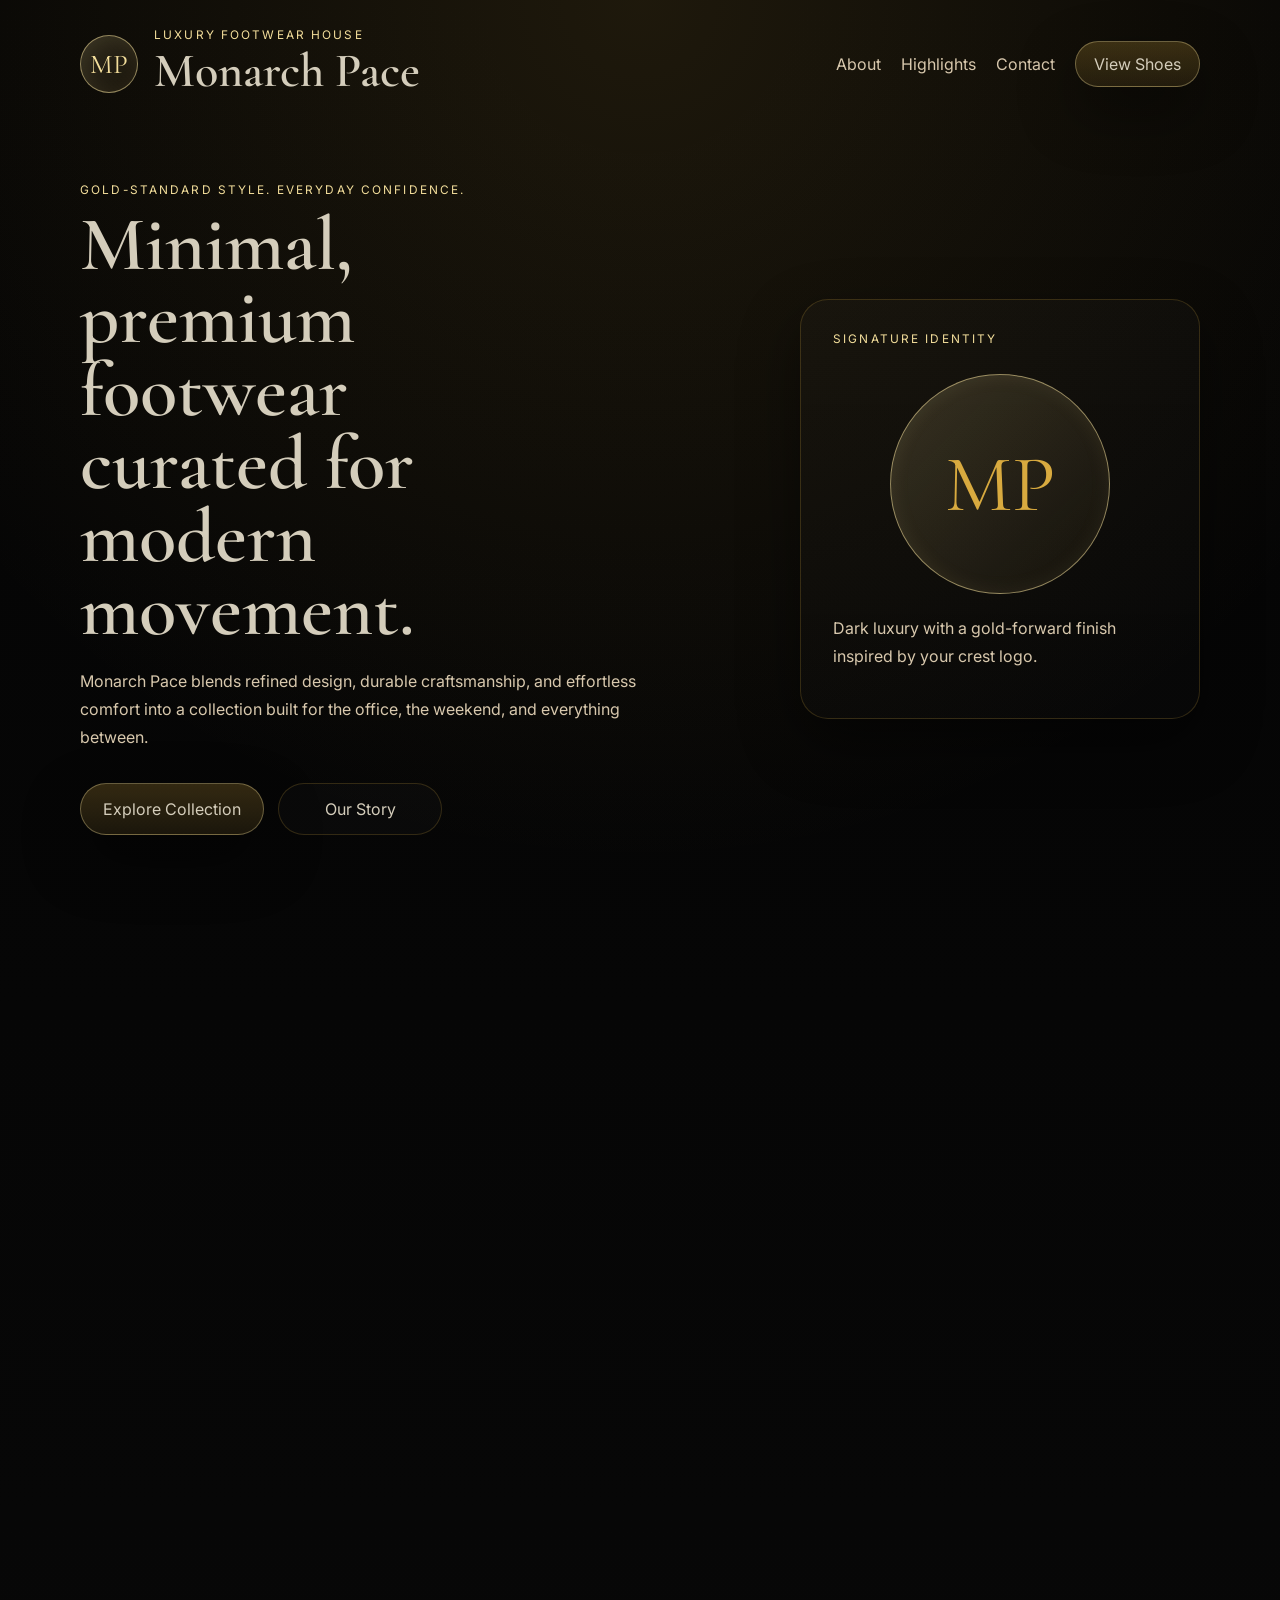
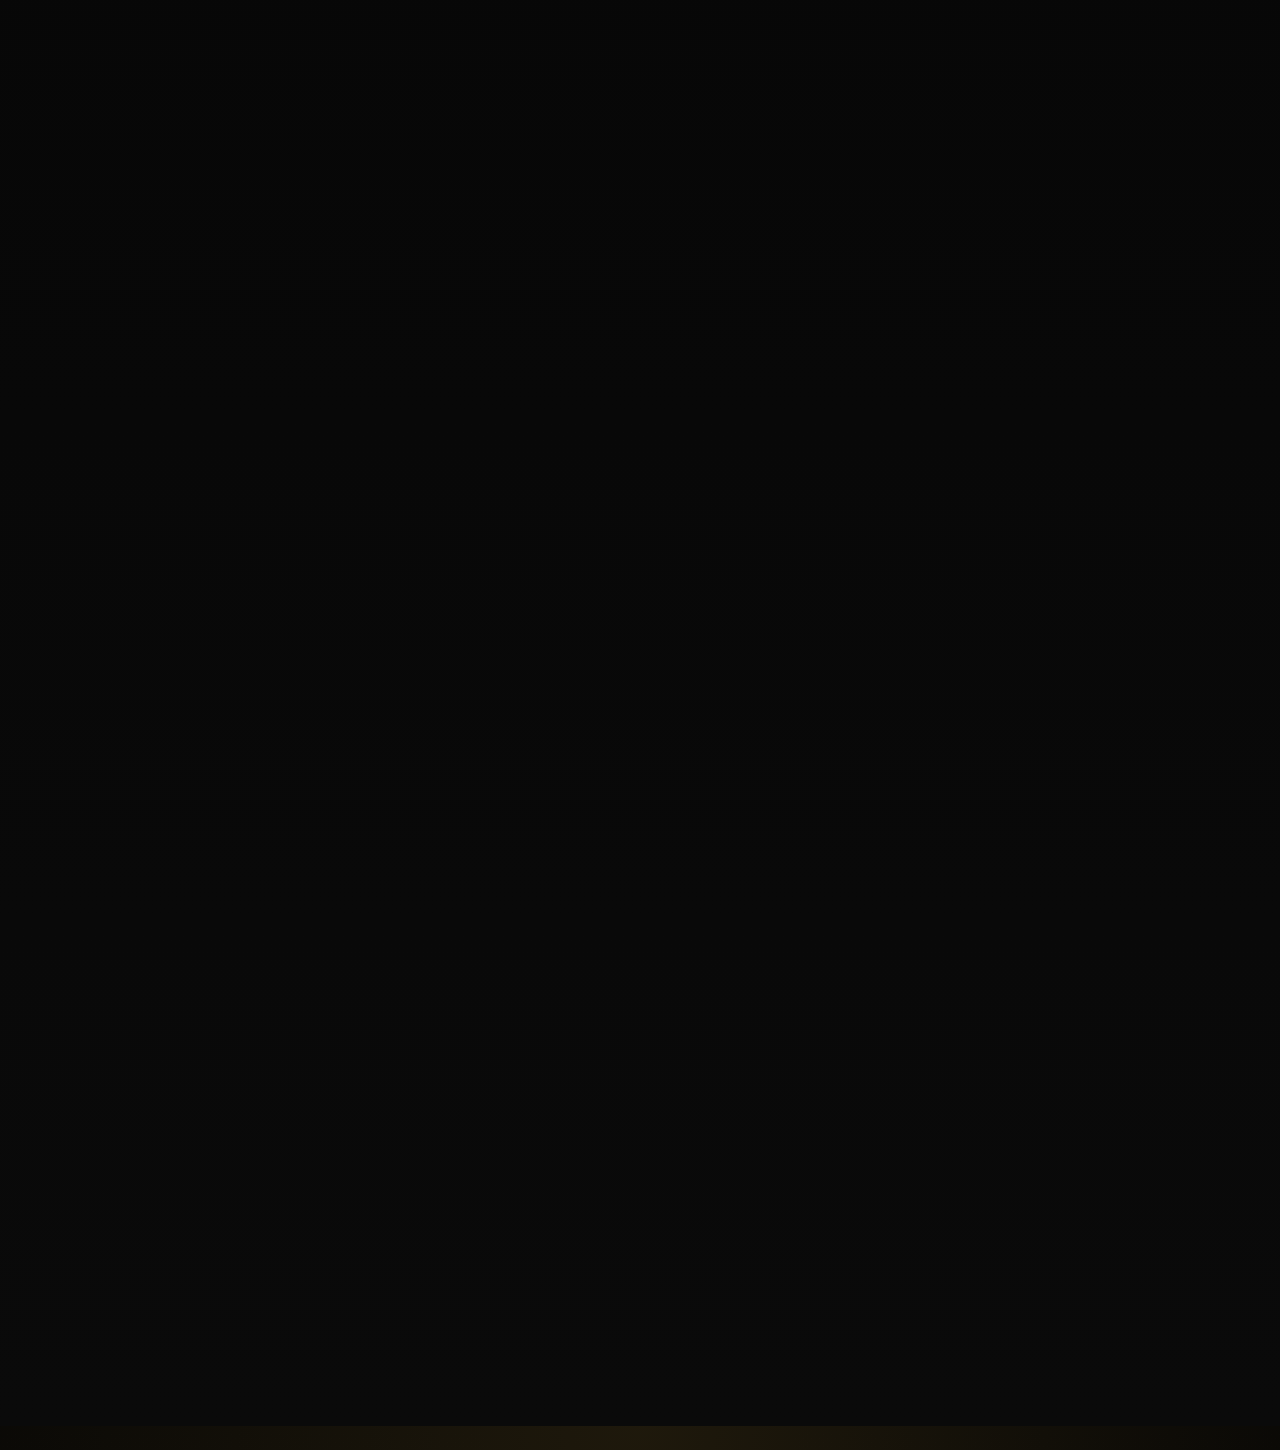
<file: index.html>
<!DOCTYPE html>
<html lang="en">
<head>
  <meta charset="UTF-8">
  <meta name="viewport" content="width=device-width, initial-scale=1.0">
  <title>Monarch Pace | Premium Shoe Store</title>
  <link rel="preconnect" href="https://fonts.googleapis.com">
  <link rel="preconnect" href="https://fonts.gstatic.com" crossorigin>
  <link href="https://fonts.googleapis.com/css2?family=Cormorant+Garamond:wght@500;600;700&family=Inter:wght@400;500;600&display=swap" rel="stylesheet">
  <link rel="stylesheet" href="index.css">
</head>
<body>
  <header class="site-header fade-section">
    <div class="brand-lockup">
      <div class="brand-mark">MP</div>
      <div>
        <p class="brand-kicker">Luxury Footwear House</p>
        <h1>Monarch Pace</h1>
      </div>
    </div>
    <nav class="site-nav">
      <a href="#about">About</a>
      <a href="#highlights">Highlights</a>
      <a href="#contact">Contact</a>
      <a class="nav-button" href="shoes.html">View Shoes</a>
    </nav>
  </header>

  <main>
    <section class="hero fade-section">
      <div class="hero-copy">
        <p class="eyebrow">Gold-standard style. Everyday confidence.</p>
        <h2>Minimal, premium footwear curated for modern movement.</h2>
        <p class="hero-text">
          Monarch Pace blends refined design, durable craftsmanship, and effortless comfort
          into a collection built for the office, the weekend, and everything between.
        </p>
        <div class="hero-actions">
          <a class="primary-button" href="shoes.html">Explore Collection</a>
          <a class="secondary-button" href="#about">Our Story</a>
        </div>
      </div>

      <div class="hero-panel">
        <div class="crest-card">
          <p class="crest-label">Signature Identity</p>
          <div class="crest-ring">
            <span>MP</span>
          </div>
          <p class="crest-copy">Dark luxury with a gold-forward finish inspired by your crest logo.</p>
        </div>
      </div>
    </section>

    <section id="about" class="content-section fade-section">
      <div class="section-heading">
        <p class="eyebrow">About the brand</p>
        <h3>Footwear that balances presence and practicality.</h3>
      </div>
      <div class="two-column">
        <p>
          Monarch Pace is designed for customers who want understated luxury without excess.
          Every silhouette is selected to feel sharp, versatile, and wearable across daily routines.
        </p>
        <p>
          From elevated sneakers to polished formals, the collection focuses on premium materials,
          clean lines, and a timeless visual language that works season after season.
        </p>
      </div>
    </section>

    <section id="highlights" class="content-section fade-section">
      <div class="section-heading">
        <p class="eyebrow">Why customers choose us</p>
        <h3>Curated essentials, finished with a premium touch.</h3>
      </div>
      <div class="feature-grid">
        <article class="feature-card">
          <span class="feature-number">01</span>
          <h4>Premium Selection</h4>
          <p>Refined pairs chosen for versatility, elegance, and everyday wearability.</p>
        </article>
        <article class="feature-card">
          <span class="feature-number">02</span>
          <h4>Comfort First</h4>
          <p>Supportive construction and soft interiors that keep up with long days.</p>
        </article>
        <article class="feature-card">
          <span class="feature-number">03</span>
          <h4>Minimal Aesthetic</h4>
          <p>Clean silhouettes and rich finishes that complement both casual and formal looks.</p>
        </article>
      </div>
    </section>

    <section class="content-section callout fade-section">
      <p class="eyebrow">Current collection</p>
      <h3>Discover sneakers, formals, loafers, and statement essentials.</h3>
      <p>
        Built as a lightweight storefront experience with no backend — just a sharp first impression
        and a focused catalog.
      </p>
      <a class="primary-button" href="shoes.html">Browse All Shoes</a>
    </section>
  </main>

  <footer id="contact" class="site-footer fade-section">
    <div>
      <p class="eyebrow">Contact</p>
      <h3>Monarch Pace</h3>
    </div>
    <div class="footer-details">
      <p>12 Regent Avenue, Premium District</p>
      <p>+91 98765 43210</p>
      <p>hello@monarchpace.com</p>
    </div>
  </footer>

  <script src="script.js"></script>
</body>
</html>
</file>
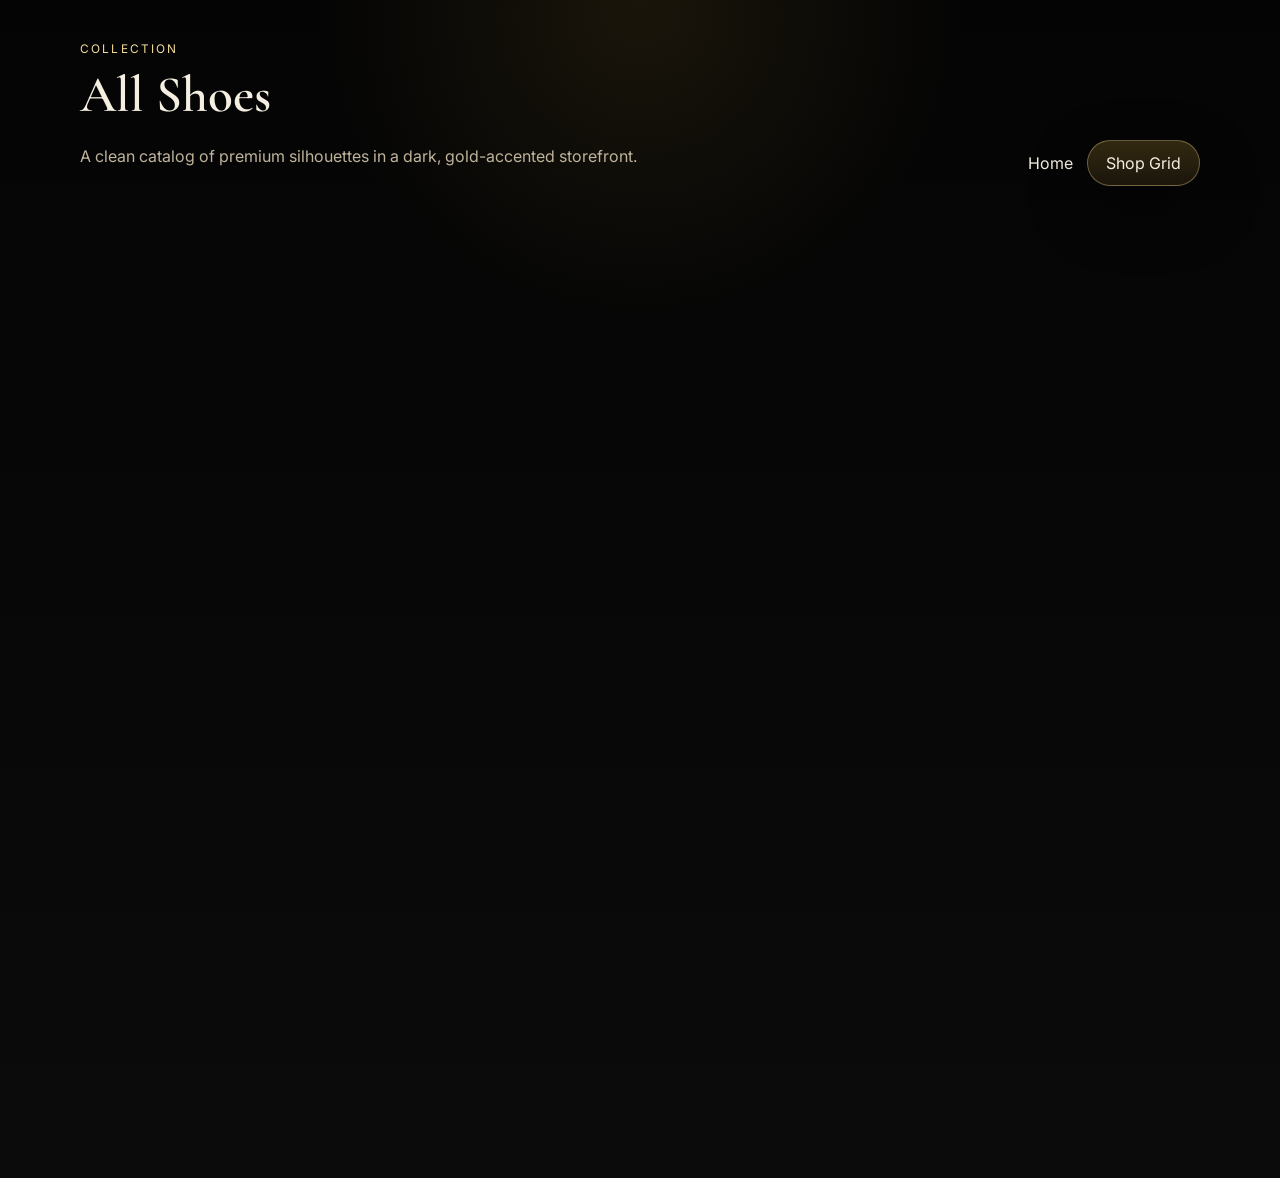
<file: shoes.html>
<!DOCTYPE html>
<html lang="en">

<head>
	<meta charset="UTF-8">
	<meta name="viewport" content="width=device-width, initial-scale=1.0">
	<title>Monarch Pace | Shoe Collection</title>
	<link rel="preconnect" href="https://fonts.googleapis.com">
	<link rel="preconnect" href="https://fonts.gstatic.com" crossorigin>
	<link
		href="https://fonts.googleapis.com/css2?family=Cormorant+Garamond:wght@500;600;700&family=Inter:wght@400;500;600&display=swap"
		rel="stylesheet">
	<link rel="stylesheet" href="shoes.css">
</head>

<body>
	<header class="catalog-header fade-section">
		<div>
			<p class="eyebrow">Collection</p>
			<h1>All Shoes</h1>
			<p class="header-copy">A clean catalog of premium silhouettes in a dark, gold-accented storefront.</p>
		</div>
		<nav class="catalog-nav">
			<a href="index.html">Home</a>
			<a class="nav-button" href="#catalog">Shop Grid</a>
		</nav>
	</header>

	<main>
		<section class="filter-row fade-section">
			<span>Sneakers</span>
			<span>Formal</span>
			<span>Loafers</span>
			<span>Casual</span>
			<span>Premium</span>
		</section>

		<section id="catalog" class="catalog-grid fade-section">
			<article class="shoe-card product_card">
				<div class="shoe-visual visual-sneaker">
					<span>Street Luxe</span>
				</div>
				<div class="shoe-copy">
					<div class="shoe-meta">
						<p>Sneakers</p>
						<span class="product_price">₹4,999</span>
					</div>
					<h2 class="product_title">Obsidian Runner</h2>
					<p class="product_desc">Lightweight everyday sneakers with soft cushioning and a sleek tonal finish.</p>
				</div>
			</article>

			<article class="shoe-card product_card">
				<div class="shoe-visual visual-formal">
					<span>Executive Line</span>
				</div>
				<div class="shoe-copy">
					<div class="shoe-meta">
						<p>Formal</p>
						<span class="product_price">₹6,499</span>
					</div>
					<h2 class="product_title">Regal Oxford</h2>
					<p class="product_desc">Structured leather formals with a polished profile for boardrooms and events.</p>
				</div>
			</article>

			<article class="shoe-card product_card">
				<div class="shoe-visual visual-loafer">
					<span>Relaxed Prestige</span>
				</div>
				<div class="shoe-copy">
					<div class="shoe-meta">
						<p>Loafers</p>
						<span class="product_price">₹5,299</span>
					</div>
					<h2 class="product_title">Monarch Loafer</h2>
					<p class="product_desc">Slip-on comfort with a refined shape that transitions smoothly from day to night.</p>
				</div>
			</article>

			<article class="shoe-card product_card">
				<div class="shoe-visual visual-casual">
					<span>Weekend Edit</span>
				</div>
				<div class="shoe-copy">
					<div class="shoe-meta">
						<p>Casual</p>
						<span class="product_price">₹3,899</span>
					</div>
					<h2 class="product_title">Velvet Court</h2>
					<p class="product_desc">Relaxed low-tops designed for easy styling, subtle detail, and all-day wear.</p>
				</div>
			</article>

			<article class="shoe-card product_card">
				<div class="shoe-visual visual-premium">
					<span>Gold Edition</span>
				</div>
				<div class="shoe-copy">
					<div class="shoe-meta">
						<p>Premium</p>
						<span class="product_price">₹7,250</span>
					</div>
					<h2 class="product_title">Crown Signature</h2>
					<p class="product_desc">Statement footwear with elevated texture, rich contrast, and a distinctive finish.</p>
				</div>
			</article>

			<article class="shoe-card product_card">
				<div class="shoe-visual visual-sneaker-alt">
					<span>City Motion</span>
				</div>
				<div class="shoe-copy">
					<div class="shoe-meta">
						<p>Sneakers</p>
						<span class="product_price">₹4,699</span>
					</div>
					<h2 class="product_title">Nightline Trainer</h2>
					<p class="product_desc">Minimal trainers with a structured profile and bold contrast for modern wardrobes.</p>
				</div>
			</article>
		</section>
	</main>

	<script src="script.js"></script>
</body>

</html>
</file>
<file: index.css>
:root {
  --bg: #050505;
  --surface: #0f0f0f;
  --surface-soft: #161616;
  --text: #d4cdbb;
  --muted: rgb(216, 200, 173);
  --line: rgba(216, 170, 63, 0.2);
  --gold: #d8aa3f;
  --gold-soft: #f3de9b;
  --shadow: 0 24px 60px rgba(0, 0, 0, 0.45);
}

* {
  box-sizing: border-box;
}

html {
  scroll-behavior: smooth;
}

body {
  margin: 0;
  background:
    radial-gradient(circle at top, rgba(216, 170, 63, 0.12), transparent 28%),
    linear-gradient(180deg, #040404 0%, #0a0a0a 100%);
  color: var(--text);
  font-family: "Inter", sans-serif;
}

a {
  color: inherit;
  text-decoration: none;
}

.site-header,
.hero,
.content-section,
.site-footer {
  width: min(1120px, calc(100% - 48px));
  margin: 0 auto;
}

.site-header {
  display: flex;
  justify-content: space-between;
  align-items: center;
  gap: 24px;
  padding: 28px 0;
}

.brand-lockup {
  display: flex;
  align-items: center;
  gap: 16px;
}

.brand-mark,
.crest-ring {
  border: 1px solid rgba(243, 222, 155, 0.55);
  background: linear-gradient(135deg, rgba(243, 222, 155, 0.16), rgba(216, 170, 63, 0.04));
  box-shadow: inset 0 0 20px rgba(243, 222, 155, 0.08);
}

.brand-mark {
  width: 58px;
  height: 58px;
  border-radius: 50%;
  display: grid;
  place-items: center;
  font-family: "Cormorant Garamond", serif;
  font-size: 1.7rem;
  color: var(--gold-soft);
}

.brand-kicker,
.eyebrow,
.shoe-meta p,
.filter-row span,
.crest-label {
  margin: 0;
  text-transform: uppercase;
  letter-spacing: 0.18em;
  font-size: 0.74rem;
  color: var(--gold-soft);
}

h1,
h2,
h3,
h4 {
  margin: 0;
  font-family: "Cormorant Garamond", serif;
  font-weight: 600;
}

h1 {
  font-size: clamp(2rem, 4vw, 3rem);
}

.site-nav {
  display: flex;
  align-items: center;
  gap: 20px;
  color: var(--muted);
}

.nav-button,
.primary-button,
.secondary-button {
  border-radius: 999px;
  transition: transform 180ms ease, border-color 180ms ease, background-color 180ms ease;
}

.nav-button,
.primary-button {
  border: 1px solid rgba(243, 222, 155, 0.35);
  background: linear-gradient(180deg, rgba(216, 170, 63, 0.22), rgba(216, 170, 63, 0.1));
  color: var(--text);
  box-shadow: var(--shadow);
}

.nav-button {
  padding: 12px 18px;
}

.hero {
  min-height: calc(100vh - 114px);
  display: grid;
  grid-template-columns: 1.2fr 0.8fr;
  gap: 48px;
  align-items: center;
  padding: 48px 0 72px;
}

.hero-copy h2 {
  margin-top: 12px;
  font-size: clamp(3rem, 6vw, 5.2rem);
  line-height: 0.95;
  max-width: 10ch;
}

.hero-text,
.two-column p,
.feature-card p,
.callout p,
.crest-copy,
.footer-details p {
  color: var(--muted);
  line-height: 1.75;
}

.hero-text {
  max-width: 58ch;
  margin: 20px 0 0;
}

.hero-actions {
  display: flex;
  flex-wrap: wrap;
  gap: 14px;
  margin-top: 32px;
}

.primary-button,
.secondary-button {
  display: inline-flex;
  align-items: center;
  justify-content: center;
  min-width: 164px;
  padding: 15px 22px;
}

.secondary-button {
  border: 1px solid var(--line);
  background: rgba(255, 255, 255, 0.02);
}

.hero-panel {
  display: flex;
  justify-content: flex-end;
}

.crest-card,
.feature-card,
.callout {
  border: 1px solid var(--line);
  background: linear-gradient(180deg, rgba(255, 255, 255, 0.02), rgba(255, 255, 255, 0.01));
  box-shadow: var(--shadow);
}

.crest-card {
  width: min(100%, 400px);
  padding: 32px;
  border-radius: 28px;
}

.crest-ring {
  width: 220px;
  height: 220px;
  margin: 28px auto 20px;
  border-radius: 50%;
  display: grid;
  place-items: center;
}

.crest-ring span {
  font-family: "Cormorant Garamond", serif;
  font-size: 5rem;
  color: var(--gold);
}

.content-section {
  padding: 72px 0;
  border-top: 1px solid rgba(255, 255, 255, 0.04);
}

.section-heading h3 {
  margin-top: 10px;
  font-size: clamp(2rem, 4vw, 3rem);
  max-width: 14ch;
}

.two-column {
  display: grid;
  grid-template-columns: repeat(2, minmax(0, 1fr));
  gap: 28px;
  margin-top: 28px;
}

.feature-grid {
  display: grid;
  grid-template-columns: repeat(3, minmax(0, 1fr));
  gap: 22px;
  margin-top: 32px;
}

.feature-card {
  padding: 28px;
  border-radius: 22px;
}

.feature-number {
  display: inline-block;
  margin-bottom: 20px;
  color: var(--gold);
  font-family: "Cormorant Garamond", serif;
  font-size: 2rem;
}

.feature-card h4 {
  font-size: 1.75rem;
  margin-bottom: 12px;
}

.callout {
  padding: 36px;
  border-radius: 28px;
  text-align: center;
}

.callout h3 {
  margin: 12px auto 0;
  max-width: 13ch;
  font-size: clamp(2rem, 4vw, 3rem);
}

.callout p {
  max-width: 60ch;
  margin: 18px auto 28px;
}

.site-footer {
  display: flex;
  justify-content: space-between;
  gap: 24px;
  padding: 28px 0 48px;
}

.footer-details {
  text-align: right;
}

.nav-button:hover,
.primary-button:hover,
.secondary-button:hover,
.site-nav a:hover {
  transform: translateY(-2px);
}

.fade-section {
  opacity: 0;
  transform: translateY(24px);
  transition: opacity 700ms ease, transform 700ms ease;
}

.fade-section.is-visible {
  opacity: 1;
  transform: translateY(0);
}

@media (max-width: 900px) {
  .site-header,
  .hero,
  .site-footer {
    grid-template-columns: 1fr;
    flex-direction: column;
    align-items: flex-start;
  }

  .site-nav {
    flex-wrap: wrap;
  }

  .hero {
    min-height: auto;
    padding-top: 24px;
  }

  .hero-panel {
    width: 100%;
    justify-content: flex-start;
  }

  .two-column,
  .feature-grid {
    grid-template-columns: 1fr;
  }

  .footer-details {
    text-align: left;
  }
}

@media (max-width: 640px) {
  .site-header,
  .hero,
  .content-section,
  .site-footer {
    width: min(100% - 28px, 1120px);
  }

  .hero-copy h2 {
    max-width: none;
  }

  .crest-ring {
    width: 180px;
    height: 180px;
  }
}
</file>
<file: shoes.css>
:root {
  --bg: #050505;
  --surface: #0f0f0f;
  --surface-soft: #151515;
  --text: #f5efe1;
  --muted: #bfb39b;
  --line: rgba(216, 170, 63, 0.2);
  --gold: #d8aa3f;
  --gold-soft: #f3de9b;
  --shadow: 0 24px 60px rgba(0, 0, 0, 0.45);
}

* {
  box-sizing: border-box;
}

body {
  margin: 0;
  min-height: 100vh;
  background:
    radial-gradient(circle at top, rgba(216, 170, 63, 0.1), transparent 24%),
    linear-gradient(180deg, #040404 0%, #0b0b0b 100%);
  color: var(--text);
  font-family: "Inter", sans-serif;
}

a {
  color: inherit;
  text-decoration: none;
}

h1,
h2 {
  margin: 0;
  font-family: "Cormorant Garamond", serif;
  font-weight: 600;
}

.catalog-header,
.filter-row,
.catalog-grid {
  width: min(1120px, calc(100% - 48px));
  margin: 0 auto;
}

.catalog-header {
  display: flex;
  justify-content: space-between;
  gap: 24px;
  align-items: end;
  padding: 42px 0 28px;
}

.eyebrow,
.shoe-meta p,
.filter-row span {
  margin: 0;
  color: var(--gold-soft);
  text-transform: uppercase;
  letter-spacing: 0.18em;
  font-size: 0.74rem;
}

.catalog-header h1 {
  margin-top: 8px;
  font-size: clamp(2.4rem, 4vw, 4rem);
}

.header-copy,
.shoe-copy > p {
  color: var(--muted);
  line-height: 1.75;
}

.catalog-nav {
  display: flex;
  flex-wrap: wrap;
  gap: 14px;
  align-items: center;
}

.nav-button {
  padding: 12px 18px;
  border-radius: 999px;
  border: 1px solid rgba(243, 222, 155, 0.35);
  background: linear-gradient(180deg, rgba(216, 170, 63, 0.22), rgba(216, 170, 63, 0.1));
  box-shadow: var(--shadow);
}

.filter-row {
  display: flex;
  flex-wrap: wrap;
  gap: 12px;
  padding: 8px 0 22px;
}

.filter-row span {
  padding: 10px 14px;
  border: 1px solid var(--line);
  border-radius: 999px;
  background: rgba(255, 255, 255, 0.02);
}

.catalog-grid {
  display: grid;
  grid-template-columns: repeat(3, minmax(0, 1fr));
  gap: 22px;
  padding: 18px 0 52px;
}

.shoe-card {
  overflow: hidden;
  border: 1px solid var(--line);
  border-radius: 24px;
  background: linear-gradient(180deg, rgba(255, 255, 255, 0.02), rgba(255, 255, 255, 0.01));
  box-shadow: var(--shadow);
}

.shoe-visual {
  position: relative;
  min-height: 220px;
  display: flex;
  align-items: end;
  padding: 20px;
  color: #fff8df;
  overflow: hidden;
}

.shoe-visual::before,
.shoe-visual::after {
  content: "";
  position: absolute;
  border-radius: 999px;
  filter: blur(0.5px);
}

.shoe-visual::before {
  width: 240px;
  height: 90px;
  right: -10px;
  bottom: 35px;
  border: 1px solid rgba(255, 248, 223, 0.35);
  transform: rotate(-10deg);
}

.shoe-visual::after {
  width: 120px;
  height: 12px;
  right: 38px;
  bottom: 58px;
  background: linear-gradient(90deg, rgba(255, 248, 223, 0.2), rgba(255, 248, 223, 0.75));
}

.shoe-visual span {
  position: relative;
  z-index: 1;
  padding: 8px 12px;
  border: 1px solid rgba(255, 248, 223, 0.22);
  border-radius: 999px;
  font-size: 0.8rem;
  text-transform: uppercase;
  letter-spacing: 0.16em;
}

.visual-sneaker {
  background: linear-gradient(135deg, #1a1a1a 10%, #6b5622 100%);
}

.visual-formal {
  background: linear-gradient(135deg, #121212 10%, #8a6321 100%);
}

.visual-loafer {
  background: linear-gradient(135deg, #171717 10%, #7a602d 100%);
}

.visual-casual {
  background: linear-gradient(135deg, #121212 10%, #9f7a30 100%);
}

.visual-premium {
  background: linear-gradient(135deg, #0f0f0f 5%, #c9982d 100%);
}

.visual-sneaker-alt {
  background: linear-gradient(135deg, #191919 10%, #70561f 100%);
}

.shoe-copy {
  padding: 22px;
}

.shoe-meta {
  display: flex;
  justify-content: space-between;
  gap: 16px;
  align-items: center;
}

.shoe-meta span {
  color: var(--gold);
  font-weight: 600;
}

.shoe-copy h2 {
  margin-top: 10px;
  font-size: 2rem;
}

.shoe-copy > p {
  margin: 12px 0 0;
}

.fade-section {
  opacity: 0;
  transform: translateY(24px);
  transition: opacity 700ms ease, transform 700ms ease;
}

.fade-section.is-visible {
  opacity: 1;
  transform: translateY(0);
}

.catalog-nav a:hover,
.nav-button:hover,
.filter-row span:hover,
.shoe-card:hover {
  transform: translateY(-2px);
}

.shoe-card,
.filter-row span,
.nav-button {
  transition: transform 180ms ease, border-color 180ms ease, background-color 180ms ease;
}

@media (max-width: 960px) {
  .catalog-grid {
    grid-template-columns: repeat(2, minmax(0, 1fr));
  }
}

@media (max-width: 720px) {
  .catalog-header {
    flex-direction: column;
    align-items: flex-start;
  }

  .catalog-grid {
    grid-template-columns: 1fr;
  }
}

@media (max-width: 640px) {
  .catalog-header,
  .filter-row,
  .catalog-grid {
    width: min(100% - 28px, 1120px);
  }
}
</file>
